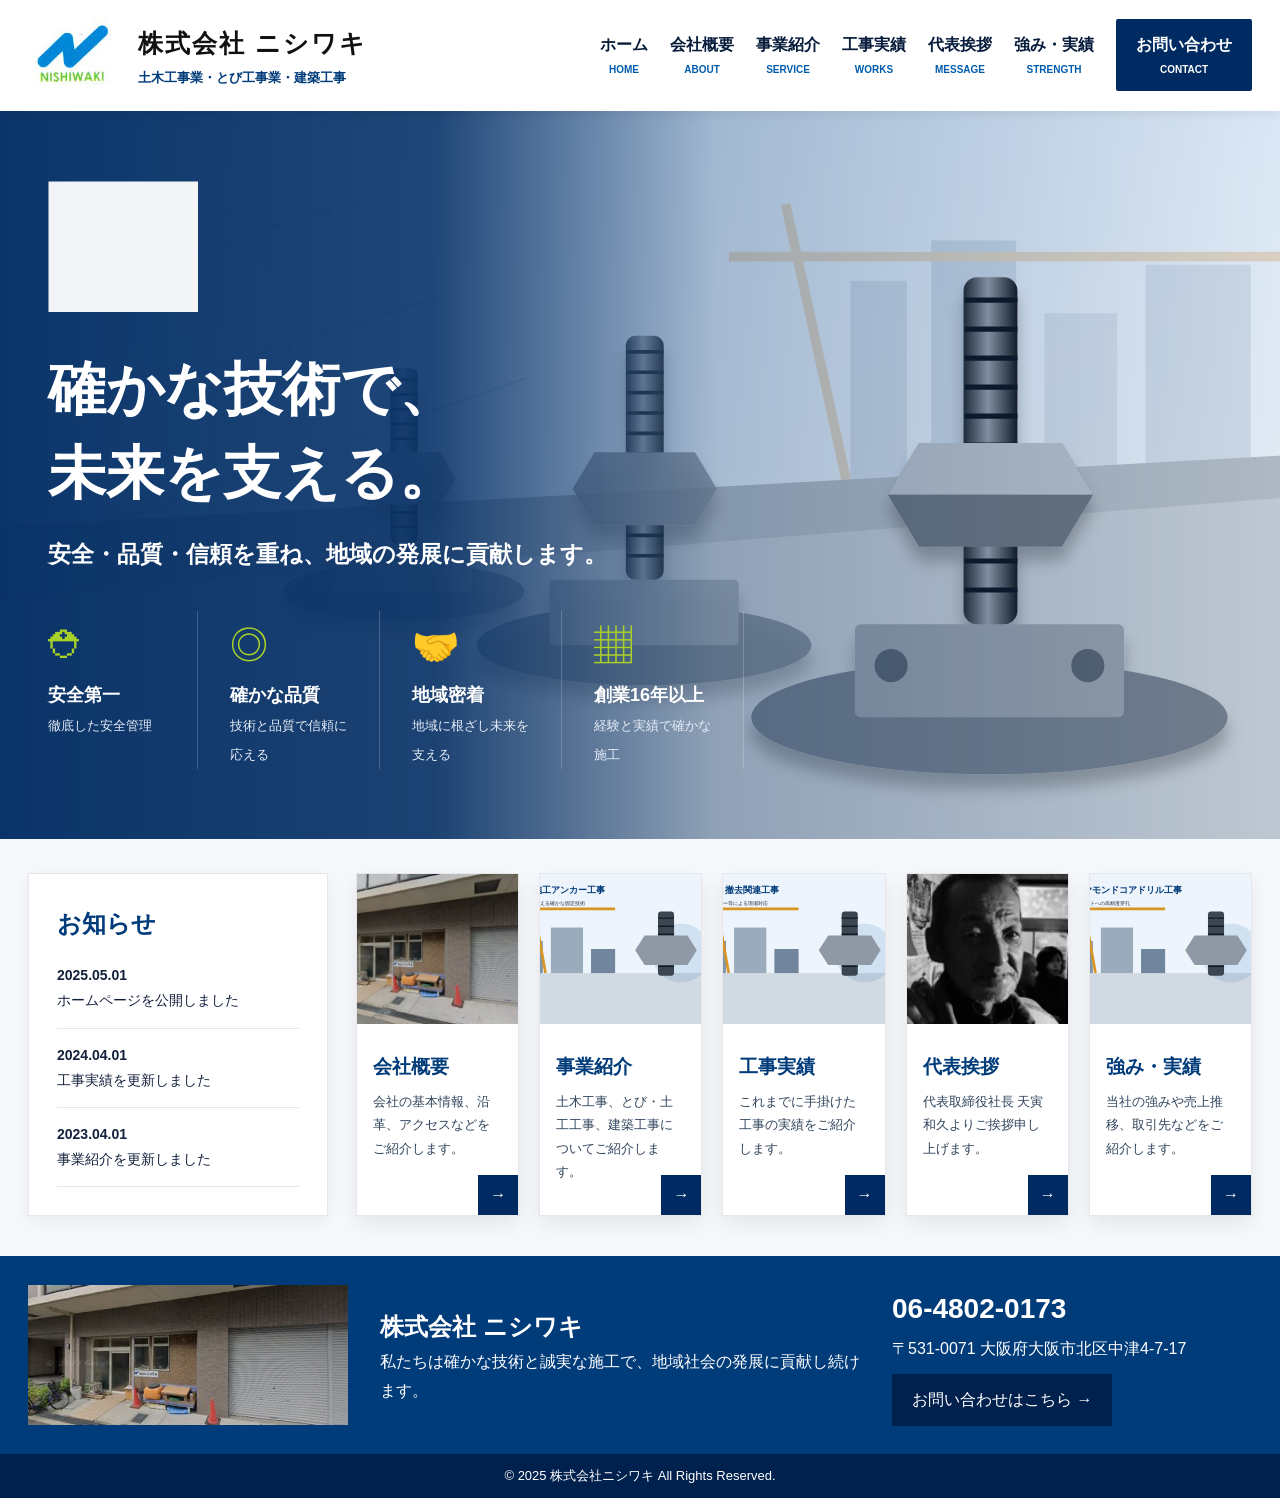
<file: index.html>
<!DOCTYPE html>
<html lang="ja">
<head>
  <meta charset="UTF-8">
  <meta name="viewport" content="width=device-width, initial-scale=1.0">
  <title>ホーム｜株式会社ニシワキ</title>
  <link rel="stylesheet" href="style.css">
</head>
<body>
<header class="site-header">
  <div class="header-inner">
    <a class="brand" href="index.html">
      <img src="images/logo.png" alt="株式会社ニシワキ ロゴ" class="logo">
      <div>
        <p class="brand-name">株式会社 ニシワキ</p>
        <p class="brand-sub">土木工事業・とび工事業・建築工事</p>
      </div>
    </a>
    <nav class="nav">
      <a href="index.html"><span>ホーム</span><small>HOME</small></a>
      <a href="about.html"><span>会社概要</span><small>ABOUT</small></a>
      <a href="service.html"><span>事業紹介</span><small>SERVICE</small></a>
      <a href="works.html"><span>工事実績</span><small>WORKS</small></a>
      <a href="message.html"><span>代表挨拶</span><small>MESSAGE</small></a>
      <a href="strength.html"><span>強み・実績</span><small>STRENGTH</small></a>
      <a class="contact-nav" href="contact.html"><span>お問い合わせ</span><small>CONTACT</small></a>
    </nav>
  </div>
</header>
<section class="hero">
  <div class="hero-overlay">
    <img src="images/logo.png" alt="NISHIWAKI" class="hero-logo">
    <h1>確かな技術で、<br>未来を支える。</h1>
    <p>安全・品質・信頼を重ね、地域の発展に貢献します。</p>
    <div class="hero-points">
      <div><span>⛑</span><b>安全第一</b><small>徹底した安全管理</small></div>
      <div><span>◎</span><b>確かな品質</b><small>技術と品質で信頼に応える</small></div>
      <div><span>🤝</span><b>地域密着</b><small>地域に根ざし未来を支える</small></div>
      <div><span>▦</span><b>創業16年以上</b><small>経験と実績で確かな施工</small></div>
    </div>
  </div>
</section>

<main class="home-wrap">
  <section class="news">
    <h2>お知らせ</h2>
    <dl>
      <dt>2025.05.01</dt><dd>ホームページを公開しました</dd>
      <dt>2024.04.01</dt><dd>工事実績を更新しました</dd>
      <dt>2023.04.01</dt><dd>事業紹介を更新しました</dd>
    </dl>
  </section>

  <section class="home-cards">
    <a href="about.html" class="top-card"><img src="images/office.png"><h3>会社概要</h3><p>会社の基本情報、沿革、アクセスなどをご紹介します。</p><span>→</span></a>
    <a href="service.html" class="top-card"><img src="images/service-anchor.svg"><h3>事業紹介</h3><p>土木工事、とび・土工工事、建築工事についてご紹介します。</p><span>→</span></a>
    <a href="works.html" class="top-card"><img src="images/service-wire.svg"><h3>工事実績</h3><p>これまでに手掛けた工事の実績をご紹介します。</p><span>→</span></a>
    <a href="message.html" class="top-card"><img src="images/president.png"><h3>代表挨拶</h3><p>代表取締役社長 天寅和久よりご挨拶申し上げます。</p><span>→</span></a>
    <a href="strength.html" class="top-card"><img src="images/service-core.svg"><h3>強み・実績</h3><p>当社の強みや売上推移、取引先などをご紹介します。</p><span>→</span></a>
  </section>
</main>
<footer class="site-footer">
  <div class="footer-main">
    <img src="images/office.png" alt="株式会社ニシワキ 事務所外観">
    <div>
      <h2>株式会社 ニシワキ</h2>
      <p>私たちは確かな技術と誠実な施工で、地域社会の発展に貢献し続けます。</p>
    </div>
    <div class="footer-info">
      <p class="footer-tel">06-4802-0173</p>
      <p>〒531-0071 大阪府大阪市北区中津4-7-17</p>
      <a href="contact.html">お問い合わせはこちら →</a>
    </div>
  </div>
  <p class="copyright">© 2025 株式会社ニシワキ All Rights Reserved.</p>
</footer>
</body>
</html>
</file>
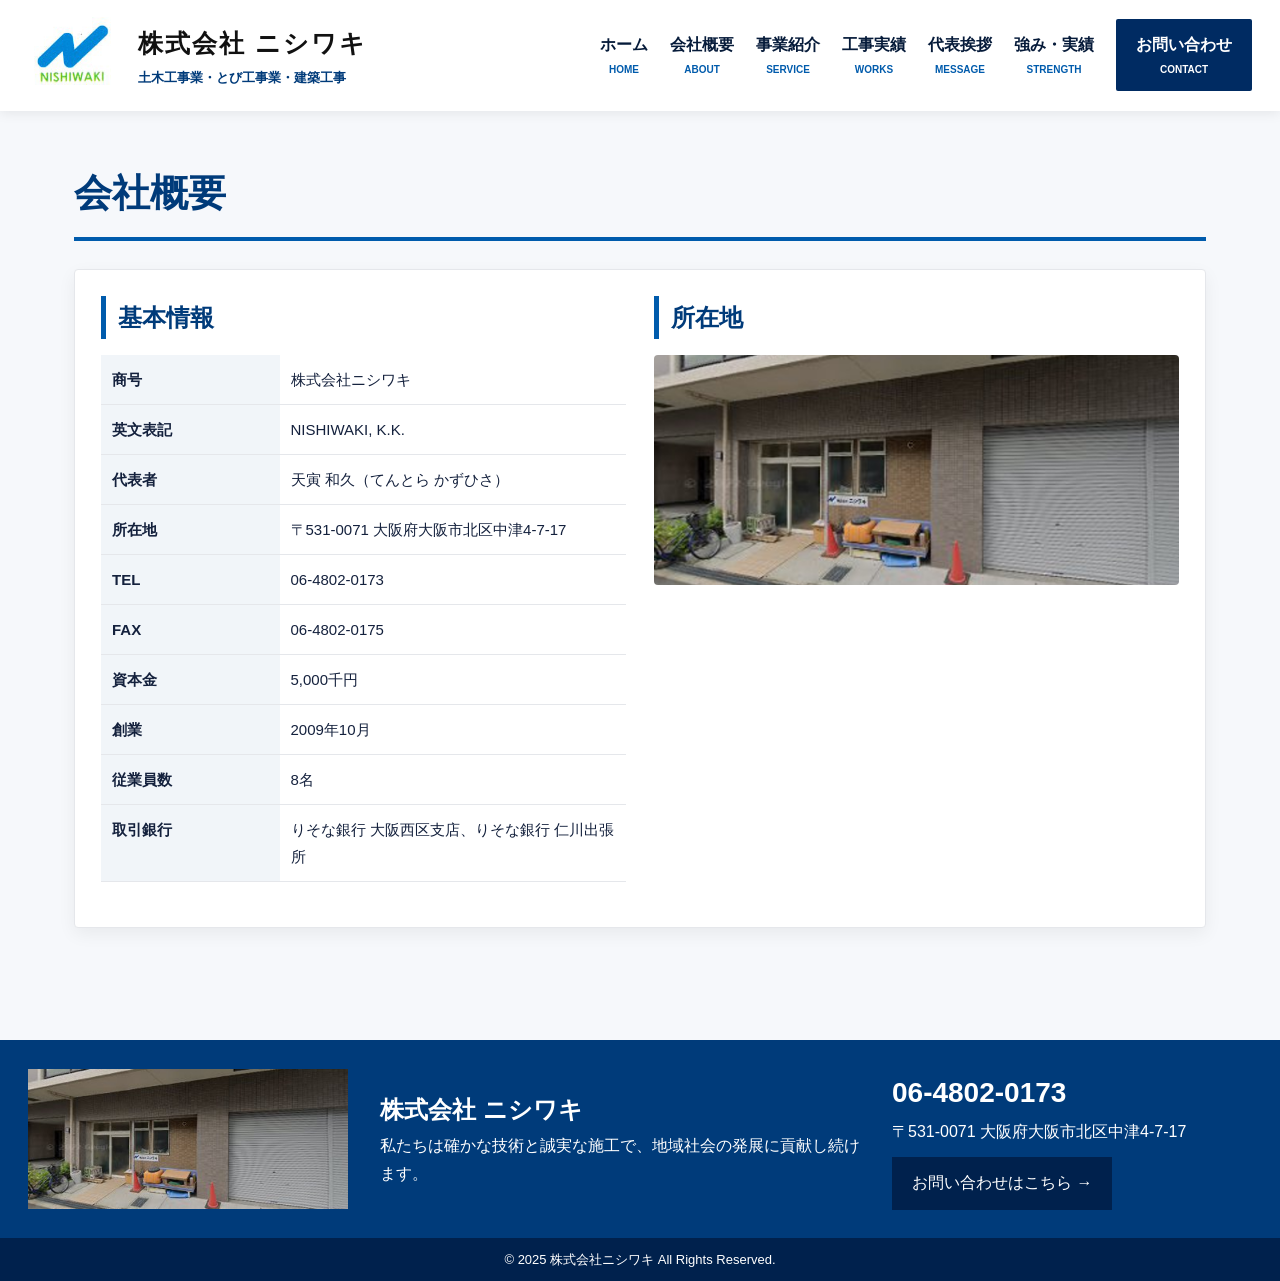
<file: about.html>
<!DOCTYPE html>
<html lang="ja">
<head>
  <meta charset="UTF-8">
  <meta name="viewport" content="width=device-width, initial-scale=1.0">
  <title>会社概要｜株式会社ニシワキ</title>
  <link rel="stylesheet" href="style.css">
</head>
<body>
<header class="site-header">
  <div class="header-inner">
    <a class="brand" href="index.html">
      <img src="images/logo.png" alt="株式会社ニシワキ ロゴ" class="logo">
      <div>
        <p class="brand-name">株式会社 ニシワキ</p>
        <p class="brand-sub">土木工事業・とび工事業・建築工事</p>
      </div>
    </a>
    <nav class="nav">
      <a href="index.html"><span>ホーム</span><small>HOME</small></a>
      <a href="about.html"><span>会社概要</span><small>ABOUT</small></a>
      <a href="service.html"><span>事業紹介</span><small>SERVICE</small></a>
      <a href="works.html"><span>工事実績</span><small>WORKS</small></a>
      <a href="message.html"><span>代表挨拶</span><small>MESSAGE</small></a>
      <a href="strength.html"><span>強み・実績</span><small>STRENGTH</small></a>
      <a class="contact-nav" href="contact.html"><span>お問い合わせ</span><small>CONTACT</small></a>
    </nav>
  </div>
</header>
<main class="container">
  <h1 class="page-title">会社概要</h1>
  <section class="panel two-col">
    <div>
      <h2>基本情報</h2>
      <table>
        <tr><th>商号</th><td>株式会社ニシワキ</td></tr>
        <tr><th>英文表記</th><td>NISHIWAKI, K.K.</td></tr>
        <tr><th>代表者</th><td>天寅 和久（てんとら かずひさ）</td></tr>
        <tr><th>所在地</th><td>〒531-0071 大阪府大阪市北区中津4-7-17</td></tr>
        <tr><th>TEL</th><td>06-4802-0173</td></tr>
        <tr><th>FAX</th><td>06-4802-0175</td></tr>
        <tr><th>資本金</th><td>5,000千円</td></tr>
        <tr><th>創業</th><td>2009年10月</td></tr>
        <tr><th>従業員数</th><td>8名</td></tr>
        <tr><th>取引銀行</th><td>りそな銀行 大阪西区支店、りそな銀行 仁川出張所</td></tr>
      </table>
    </div>
    <div>
      <h2>所在地</h2>
      <img src="images/office.png" alt="事務所外観" class="office-photo">
      <iframe class="map" src="https://maps.google.com/maps?q=大阪府大阪市北区中津4-7-17&t=&z=15&ie=UTF8&iwloc=&output=embed"></iframe>
    </div>
  </section>
</main>
<footer class="site-footer">
  <div class="footer-main">
    <img src="images/office.png" alt="株式会社ニシワキ 事務所外観">
    <div>
      <h2>株式会社 ニシワキ</h2>
      <p>私たちは確かな技術と誠実な施工で、地域社会の発展に貢献し続けます。</p>
    </div>
    <div class="footer-info">
      <p class="footer-tel">06-4802-0173</p>
      <p>〒531-0071 大阪府大阪市北区中津4-7-17</p>
      <a href="contact.html">お問い合わせはこちら →</a>
    </div>
  </div>
  <p class="copyright">© 2025 株式会社ニシワキ All Rights Reserved.</p>
</footer>
</body>
</html>
</file>
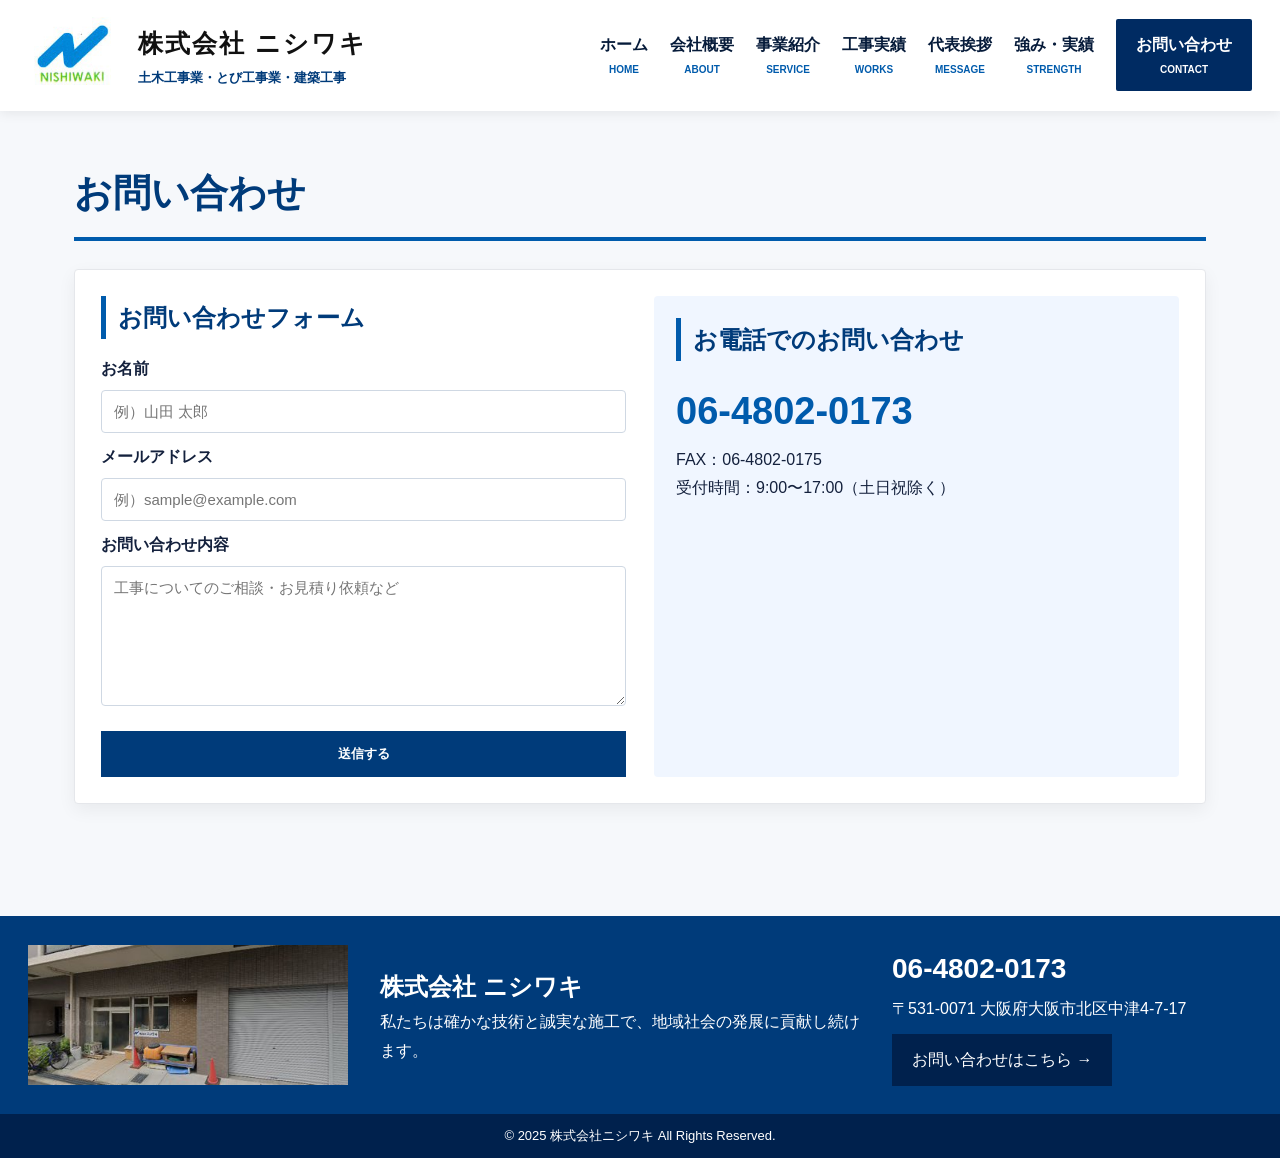
<file: contact.html>
<!DOCTYPE html>
<html lang="ja">
<head>
  <meta charset="UTF-8">
  <meta name="viewport" content="width=device-width, initial-scale=1.0">
  <title>お問い合わせ｜株式会社ニシワキ</title>
  <link rel="stylesheet" href="style.css">
</head>
<body>
<header class="site-header">
  <div class="header-inner">
    <a class="brand" href="index.html">
      <img src="images/logo.png" alt="株式会社ニシワキ ロゴ" class="logo">
      <div>
        <p class="brand-name">株式会社 ニシワキ</p>
        <p class="brand-sub">土木工事業・とび工事業・建築工事</p>
      </div>
    </a>
    <nav class="nav">
      <a href="index.html"><span>ホーム</span><small>HOME</small></a>
      <a href="about.html"><span>会社概要</span><small>ABOUT</small></a>
      <a href="service.html"><span>事業紹介</span><small>SERVICE</small></a>
      <a href="works.html"><span>工事実績</span><small>WORKS</small></a>
      <a href="message.html"><span>代表挨拶</span><small>MESSAGE</small></a>
      <a href="strength.html"><span>強み・実績</span><small>STRENGTH</small></a>
      <a class="contact-nav" href="contact.html"><span>お問い合わせ</span><small>CONTACT</small></a>
    </nav>
  </div>
</header>
<main class="container">
  <h1 class="page-title">お問い合わせ</h1>
  <section class="panel two-col">
    <div>
      <h2>お問い合わせフォーム</h2>
      <form>
        <label>お名前</label>
        <input type="text" placeholder="例）山田 太郎">
        <label>メールアドレス</label>
        <input type="email" placeholder="例）sample@example.com">
        <label>お問い合わせ内容</label>
        <textarea placeholder="工事についてのご相談・お見積り依頼など"></textarea>
        <button type="submit">送信する</button>
      </form>
    </div>
    <div class="contact-side">
      <h2>お電話でのお問い合わせ</h2>
      <p class="tel big">06-4802-0173</p>
      <p>FAX：06-4802-0175</p>
      <p>受付時間：9:00〜17:00（土日祝除く）</p>
    </div>
  </section>
</main>
<footer class="site-footer">
  <div class="footer-main">
    <img src="images/office.png" alt="株式会社ニシワキ 事務所外観">
    <div>
      <h2>株式会社 ニシワキ</h2>
      <p>私たちは確かな技術と誠実な施工で、地域社会の発展に貢献し続けます。</p>
    </div>
    <div class="footer-info">
      <p class="footer-tel">06-4802-0173</p>
      <p>〒531-0071 大阪府大阪市北区中津4-7-17</p>
      <a href="contact.html">お問い合わせはこちら →</a>
    </div>
  </div>
  <p class="copyright">© 2025 株式会社ニシワキ All Rights Reserved.</p>
</footer>
</body>
</html>
</file>
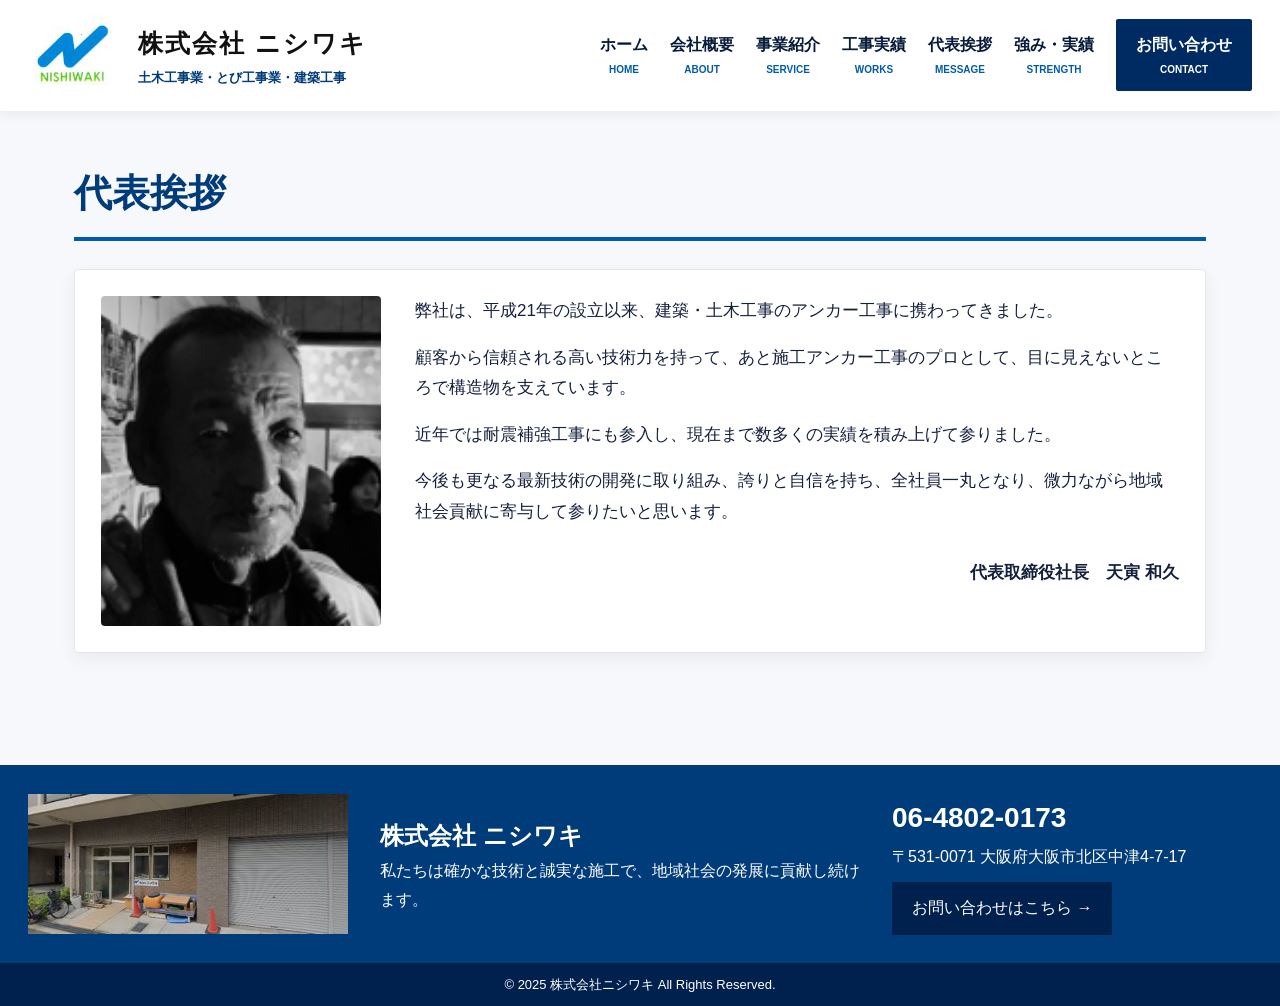
<file: message.html>
<!DOCTYPE html>
<html lang="ja">
<head>
  <meta charset="UTF-8">
  <meta name="viewport" content="width=device-width, initial-scale=1.0">
  <title>代表挨拶｜株式会社ニシワキ</title>
  <link rel="stylesheet" href="style.css">
</head>
<body>
<header class="site-header">
  <div class="header-inner">
    <a class="brand" href="index.html">
      <img src="images/logo.png" alt="株式会社ニシワキ ロゴ" class="logo">
      <div>
        <p class="brand-name">株式会社 ニシワキ</p>
        <p class="brand-sub">土木工事業・とび工事業・建築工事</p>
      </div>
    </a>
    <nav class="nav">
      <a href="index.html"><span>ホーム</span><small>HOME</small></a>
      <a href="about.html"><span>会社概要</span><small>ABOUT</small></a>
      <a href="service.html"><span>事業紹介</span><small>SERVICE</small></a>
      <a href="works.html"><span>工事実績</span><small>WORKS</small></a>
      <a href="message.html"><span>代表挨拶</span><small>MESSAGE</small></a>
      <a href="strength.html"><span>強み・実績</span><small>STRENGTH</small></a>
      <a class="contact-nav" href="contact.html"><span>お問い合わせ</span><small>CONTACT</small></a>
    </nav>
  </div>
</header>
<main class="container">
  <h1 class="page-title">代表挨拶</h1>
  <section class="panel message-layout">
    <img src="images/president.png" alt="代表取締役社長 天寅和久" class="president-photo">
    <div>
      <p>弊社は、平成21年の設立以来、建築・土木工事のアンカー工事に携わってきました。</p>
      <p>顧客から信頼される高い技術力を持って、あと施工アンカー工事のプロとして、目に見えないところで構造物を支えています。</p>
      <p>近年では耐震補強工事にも参入し、現在まで数多くの実績を積み上げて参りました。</p>
      <p>今後も更なる最新技術の開発に取り組み、誇りと自信を持ち、全社員一丸となり、微力ながら地域社会貢献に寄与して参りたいと思います。</p>
      <p class="sign">代表取締役社長　天寅 和久</p>
    </div>
  </section>
</main>
<footer class="site-footer">
  <div class="footer-main">
    <img src="images/office.png" alt="株式会社ニシワキ 事務所外観">
    <div>
      <h2>株式会社 ニシワキ</h2>
      <p>私たちは確かな技術と誠実な施工で、地域社会の発展に貢献し続けます。</p>
    </div>
    <div class="footer-info">
      <p class="footer-tel">06-4802-0173</p>
      <p>〒531-0071 大阪府大阪市北区中津4-7-17</p>
      <a href="contact.html">お問い合わせはこちら →</a>
    </div>
  </div>
  <p class="copyright">© 2025 株式会社ニシワキ All Rights Reserved.</p>
</footer>
</body>
</html>
</file>
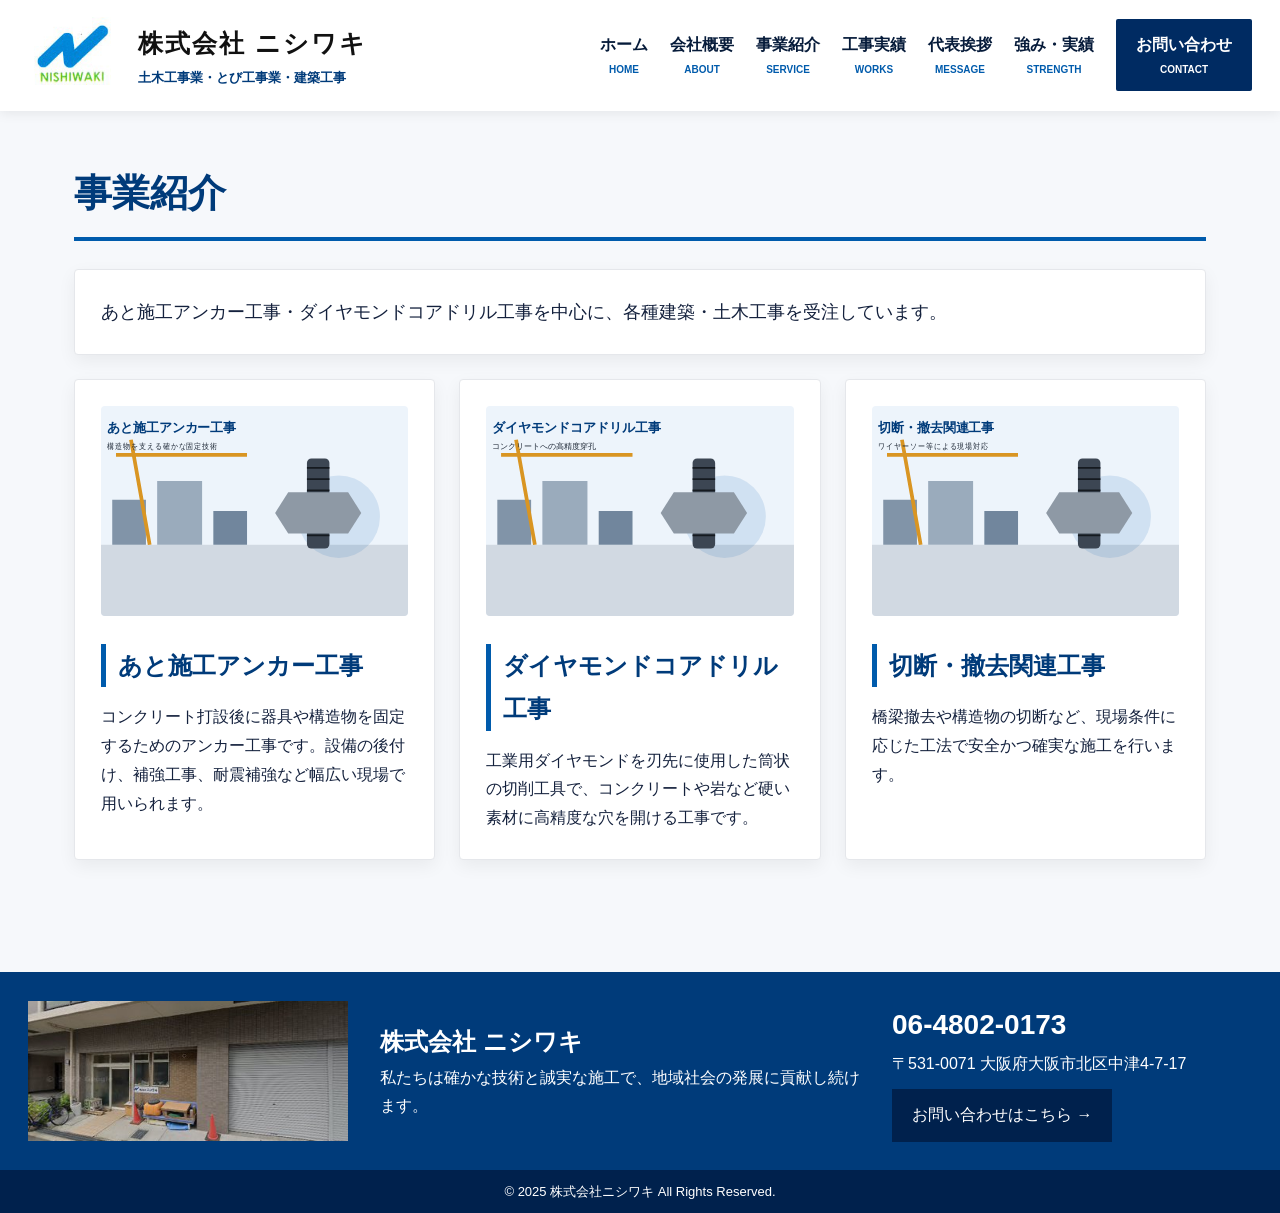
<file: service.html>
<!DOCTYPE html>
<html lang="ja">
<head>
  <meta charset="UTF-8">
  <meta name="viewport" content="width=device-width, initial-scale=1.0">
  <title>事業紹介｜株式会社ニシワキ</title>
  <link rel="stylesheet" href="style.css">
</head>
<body>
<header class="site-header">
  <div class="header-inner">
    <a class="brand" href="index.html">
      <img src="images/logo.png" alt="株式会社ニシワキ ロゴ" class="logo">
      <div>
        <p class="brand-name">株式会社 ニシワキ</p>
        <p class="brand-sub">土木工事業・とび工事業・建築工事</p>
      </div>
    </a>
    <nav class="nav">
      <a href="index.html"><span>ホーム</span><small>HOME</small></a>
      <a href="about.html"><span>会社概要</span><small>ABOUT</small></a>
      <a href="service.html"><span>事業紹介</span><small>SERVICE</small></a>
      <a href="works.html"><span>工事実績</span><small>WORKS</small></a>
      <a href="message.html"><span>代表挨拶</span><small>MESSAGE</small></a>
      <a href="strength.html"><span>強み・実績</span><small>STRENGTH</small></a>
      <a class="contact-nav" href="contact.html"><span>お問い合わせ</span><small>CONTACT</small></a>
    </nav>
  </div>
</header>
<main class="container">
  <h1 class="page-title">事業紹介</h1>
  <section class="panel">
    <p class="lead">あと施工アンカー工事・ダイヤモンドコアドリル工事を中心に、各種建築・土木工事を受注しています。</p>
  </section>
  <section class="service-grid">
    <article class="service-box">
      <img src="images/service-anchor.svg">
      <h2>あと施工アンカー工事</h2>
      <p>コンクリート打設後に器具や構造物を固定するためのアンカー工事です。設備の後付け、補強工事、耐震補強など幅広い現場で用いられます。</p>
    </article>
    <article class="service-box">
      <img src="images/service-core.svg">
      <h2>ダイヤモンドコアドリル工事</h2>
      <p>工業用ダイヤモンドを刃先に使用した筒状の切削工具で、コンクリートや岩など硬い素材に高精度な穴を開ける工事です。</p>
    </article>
    <article class="service-box">
      <img src="images/service-wire.svg">
      <h2>切断・撤去関連工事</h2>
      <p>橋梁撤去や構造物の切断など、現場条件に応じた工法で安全かつ確実な施工を行います。</p>
    </article>
  </section>
</main>
<footer class="site-footer">
  <div class="footer-main">
    <img src="images/office.png" alt="株式会社ニシワキ 事務所外観">
    <div>
      <h2>株式会社 ニシワキ</h2>
      <p>私たちは確かな技術と誠実な施工で、地域社会の発展に貢献し続けます。</p>
    </div>
    <div class="footer-info">
      <p class="footer-tel">06-4802-0173</p>
      <p>〒531-0071 大阪府大阪市北区中津4-7-17</p>
      <a href="contact.html">お問い合わせはこちら →</a>
    </div>
  </div>
  <p class="copyright">© 2025 株式会社ニシワキ All Rights Reserved.</p>
</footer>
</body>
</html>
</file>
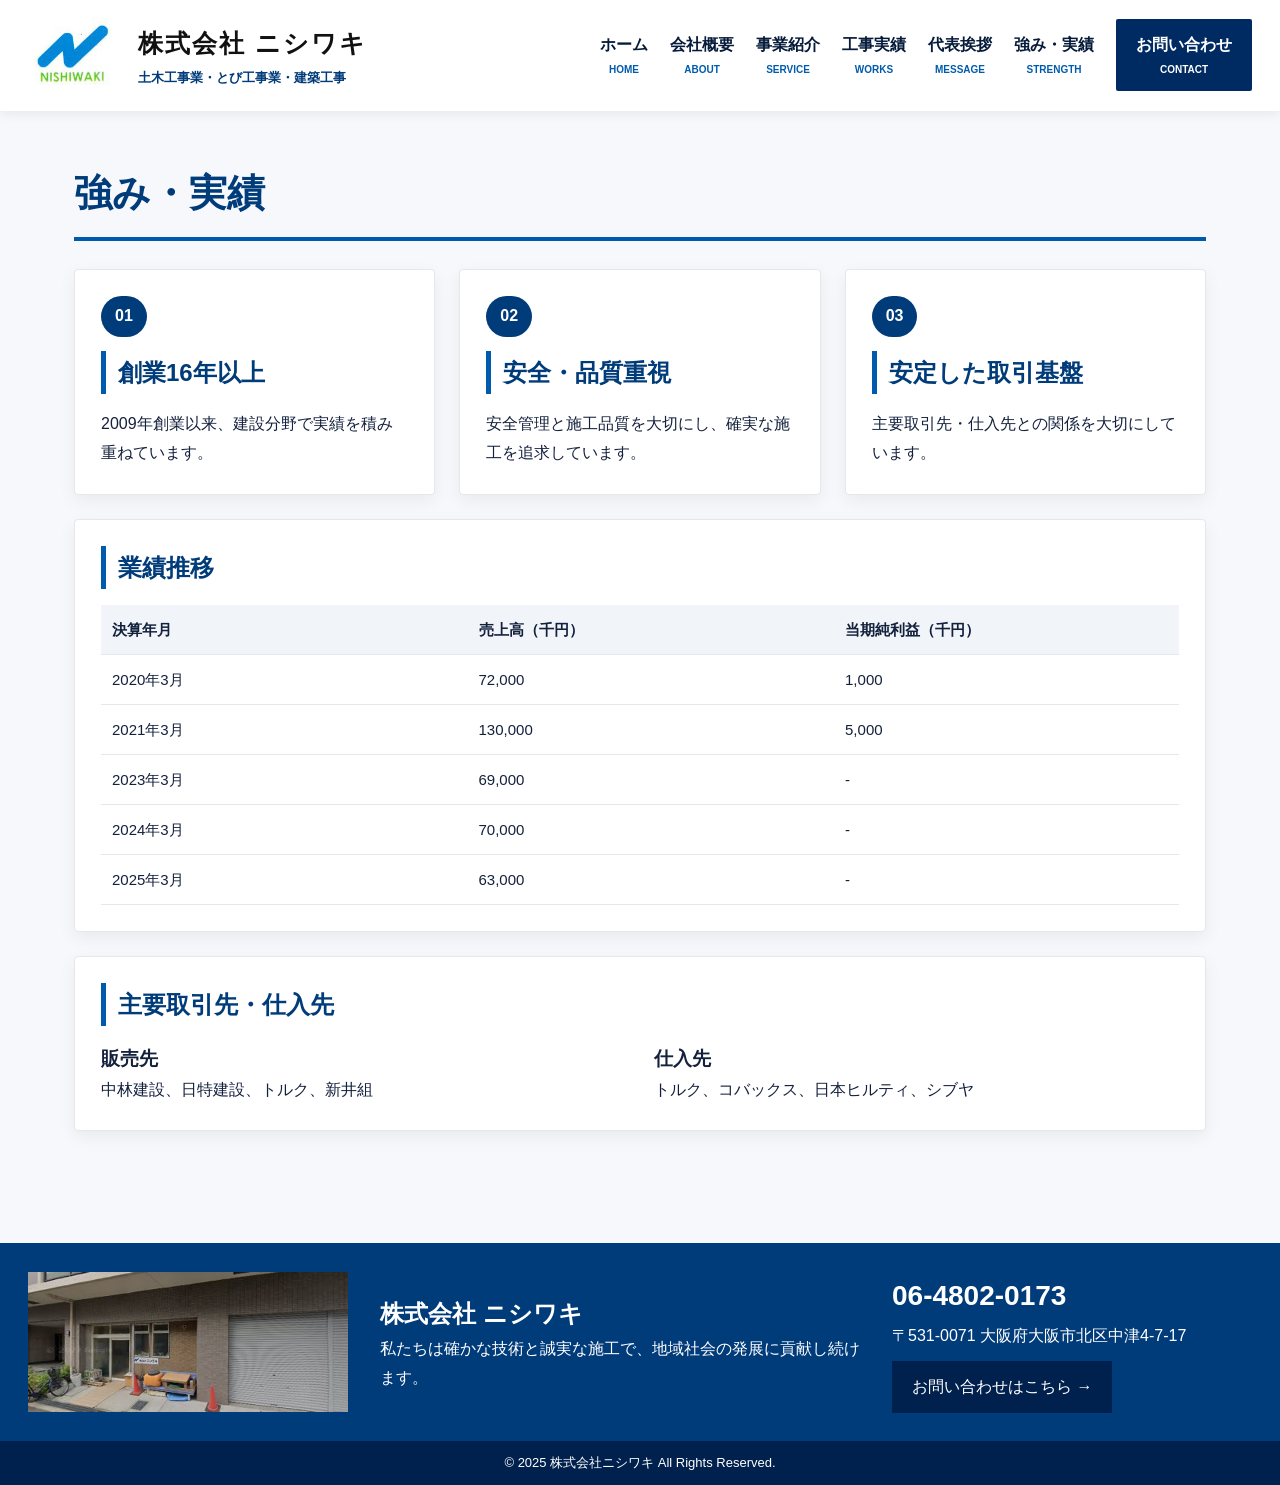
<file: strength.html>
<!DOCTYPE html>
<html lang="ja">
<head>
  <meta charset="UTF-8">
  <meta name="viewport" content="width=device-width, initial-scale=1.0">
  <title>強み・実績｜株式会社ニシワキ</title>
  <link rel="stylesheet" href="style.css">
</head>
<body>
<header class="site-header">
  <div class="header-inner">
    <a class="brand" href="index.html">
      <img src="images/logo.png" alt="株式会社ニシワキ ロゴ" class="logo">
      <div>
        <p class="brand-name">株式会社 ニシワキ</p>
        <p class="brand-sub">土木工事業・とび工事業・建築工事</p>
      </div>
    </a>
    <nav class="nav">
      <a href="index.html"><span>ホーム</span><small>HOME</small></a>
      <a href="about.html"><span>会社概要</span><small>ABOUT</small></a>
      <a href="service.html"><span>事業紹介</span><small>SERVICE</small></a>
      <a href="works.html"><span>工事実績</span><small>WORKS</small></a>
      <a href="message.html"><span>代表挨拶</span><small>MESSAGE</small></a>
      <a href="strength.html"><span>強み・実績</span><small>STRENGTH</small></a>
      <a class="contact-nav" href="contact.html"><span>お問い合わせ</span><small>CONTACT</small></a>
    </nav>
  </div>
</header>
<main class="container">
  <h1 class="page-title">強み・実績</h1>
  <section class="strength-grid">
    <div class="strength-box"><span>01</span><h2>創業16年以上</h2><p>2009年創業以来、建設分野で実績を積み重ねています。</p></div>
    <div class="strength-box"><span>02</span><h2>安全・品質重視</h2><p>安全管理と施工品質を大切にし、確実な施工を追求しています。</p></div>
    <div class="strength-box"><span>03</span><h2>安定した取引基盤</h2><p>主要取引先・仕入先との関係を大切にしています。</p></div>
  </section>
  <section class="panel">
    <h2>業績推移</h2>
    <table>
      <tr><th>決算年月</th><th>売上高（千円）</th><th>当期純利益（千円）</th></tr>
      <tr><td>2020年3月</td><td>72,000</td><td>1,000</td></tr>
      <tr><td>2021年3月</td><td>130,000</td><td>5,000</td></tr>
      <tr><td>2023年3月</td><td>69,000</td><td>-</td></tr>
      <tr><td>2024年3月</td><td>70,000</td><td>-</td></tr>
      <tr><td>2025年3月</td><td>63,000</td><td>-</td></tr>
    </table>
  </section>
  <section class="panel">
    <h2>主要取引先・仕入先</h2>
    <div class="two-col">
      <div><h3>販売先</h3><p>中林建設、日特建設、トルク、新井組</p></div>
      <div><h3>仕入先</h3><p>トルク、コバックス、日本ヒルティ、シブヤ</p></div>
    </div>
  </section>
</main>
<footer class="site-footer">
  <div class="footer-main">
    <img src="images/office.png" alt="株式会社ニシワキ 事務所外観">
    <div>
      <h2>株式会社 ニシワキ</h2>
      <p>私たちは確かな技術と誠実な施工で、地域社会の発展に貢献し続けます。</p>
    </div>
    <div class="footer-info">
      <p class="footer-tel">06-4802-0173</p>
      <p>〒531-0071 大阪府大阪市北区中津4-7-17</p>
      <a href="contact.html">お問い合わせはこちら →</a>
    </div>
  </div>
  <p class="copyright">© 2025 株式会社ニシワキ All Rights Reserved.</p>
</footer>
</body>
</html>
</file>
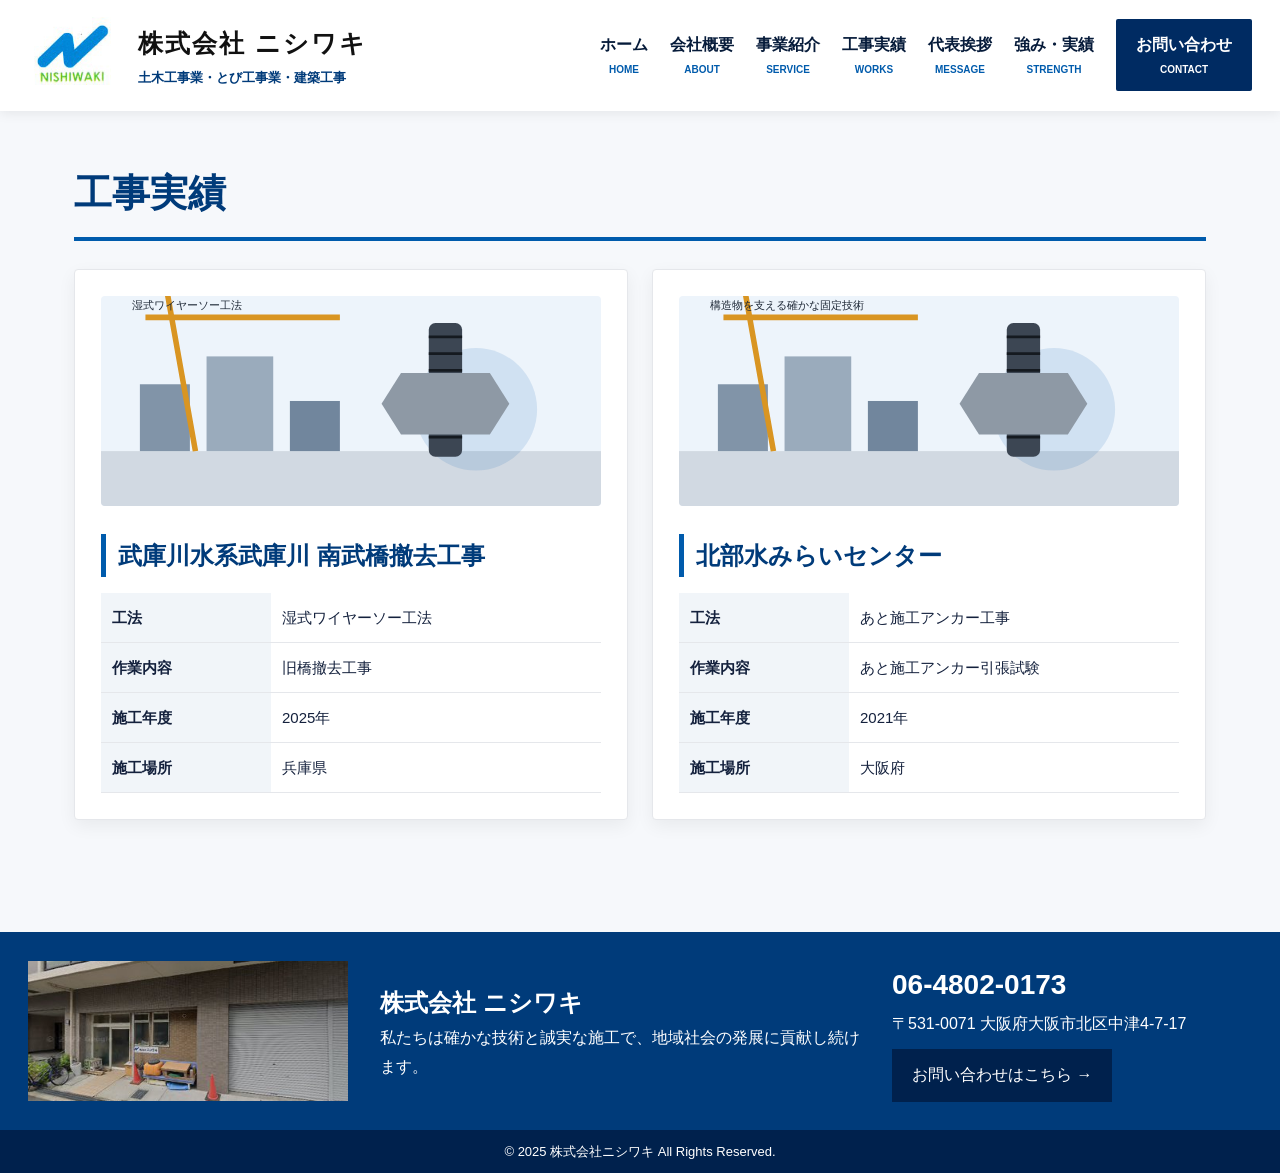
<file: works.html>
<!DOCTYPE html>
<html lang="ja">
<head>
  <meta charset="UTF-8">
  <meta name="viewport" content="width=device-width, initial-scale=1.0">
  <title>工事実績｜株式会社ニシワキ</title>
  <link rel="stylesheet" href="style.css">
</head>
<body>
<header class="site-header">
  <div class="header-inner">
    <a class="brand" href="index.html">
      <img src="images/logo.png" alt="株式会社ニシワキ ロゴ" class="logo">
      <div>
        <p class="brand-name">株式会社 ニシワキ</p>
        <p class="brand-sub">土木工事業・とび工事業・建築工事</p>
      </div>
    </a>
    <nav class="nav">
      <a href="index.html"><span>ホーム</span><small>HOME</small></a>
      <a href="about.html"><span>会社概要</span><small>ABOUT</small></a>
      <a href="service.html"><span>事業紹介</span><small>SERVICE</small></a>
      <a href="works.html"><span>工事実績</span><small>WORKS</small></a>
      <a href="message.html"><span>代表挨拶</span><small>MESSAGE</small></a>
      <a href="strength.html"><span>強み・実績</span><small>STRENGTH</small></a>
      <a class="contact-nav" href="contact.html"><span>お問い合わせ</span><small>CONTACT</small></a>
    </nav>
  </div>
</header>
<main class="container">
  <h1 class="page-title">工事実績</h1>
  <section class="works-grid">
    <article class="work-card">
      <img src="images/works-bridge.svg">
      <h2>武庫川水系武庫川 南武橋撤去工事</h2>
      <table>
        <tr><th>工法</th><td>湿式ワイヤーソー工法</td></tr>
        <tr><th>作業内容</th><td>旧橋撤去工事</td></tr>
        <tr><th>施工年度</th><td>2025年</td></tr>
        <tr><th>施工場所</th><td>兵庫県</td></tr>
      </table>
    </article>
    <article class="work-card">
      <img src="images/service-anchor.svg">
      <h2>北部水みらいセンター</h2>
      <table>
        <tr><th>工法</th><td>あと施工アンカー工事</td></tr>
        <tr><th>作業内容</th><td>あと施工アンカー引張試験</td></tr>
        <tr><th>施工年度</th><td>2021年</td></tr>
        <tr><th>施工場所</th><td>大阪府</td></tr>
      </table>
    </article>
  </section>
</main>
<footer class="site-footer">
  <div class="footer-main">
    <img src="images/office.png" alt="株式会社ニシワキ 事務所外観">
    <div>
      <h2>株式会社 ニシワキ</h2>
      <p>私たちは確かな技術と誠実な施工で、地域社会の発展に貢献し続けます。</p>
    </div>
    <div class="footer-info">
      <p class="footer-tel">06-4802-0173</p>
      <p>〒531-0071 大阪府大阪市北区中津4-7-17</p>
      <a href="contact.html">お問い合わせはこちら →</a>
    </div>
  </div>
  <p class="copyright">© 2025 株式会社ニシワキ All Rights Reserved.</p>
</footer>
</body>
</html>
</file>
<file: style.css>
*{margin:0;padding:0;box-sizing:border-box}body{font-family:"Yu Gothic","Hiragino Kaku Gothic ProN",Meiryo,sans-serif;background:#f6f8fb;color:#14213d;line-height:1.8}a{color:inherit}.site-header{background:#fff;box-shadow:0 2px 12px rgba(0,0,0,.08);position:sticky;top:0;z-index:50}.header-inner{max-width:1280px;margin:auto;padding:14px 28px;display:flex;align-items:center;justify-content:space-between;gap:24px}.brand{display:flex;align-items:center;gap:16px;text-decoration:none}.logo{width:94px;height:auto}.brand-name{font-size:25px;font-weight:900;letter-spacing:.08em;color:#111}.brand-sub{font-size:13px;font-weight:700;color:#003b7a}.nav{display:flex;align-items:center;gap:22px;flex-wrap:wrap}.nav a{text-decoration:none;text-align:center;font-weight:800;color:#061b3a}.nav small{display:block;font-size:10px;color:#005bac;margin-top:1px}.contact-nav{background:#002b62;color:white!important;padding:12px 20px;border-radius:2px}.contact-nav small{color:white!important}.hero{min-height:630px;background:linear-gradient(90deg,rgba(0,43,98,.95) 0%,rgba(0,43,98,.86) 34%,rgba(0,43,98,.28) 56%,rgba(0,43,98,.05) 100%),url("images/hero-anchor.svg");background-size:cover;background-position:center;display:flex;align-items:center}.hero-overlay{max-width:1280px;width:100%;margin:auto;padding:70px 48px;color:white}.hero-logo{width:150px;filter:brightness(0) invert(1);opacity:.95;margin-bottom:26px}.hero h1{font-size:58px;line-height:1.45;font-weight:900;margin-bottom:18px;font-family:serif}.hero p{font-size:23px;font-weight:700;margin-bottom:34px}.hero-points{display:grid;grid-template-columns:repeat(4,150px);gap:32px;margin-top:35px}.hero-points div{border-right:1px solid rgba(255,255,255,.2);padding-right:20px}.hero-points span{display:block;color:#a7d129;font-size:38px}.hero-points b{display:block;font-size:18px}.hero-points small{font-size:13px;color:#e7eef8}.home-wrap{max-width:1280px;margin:34px auto;padding:0 28px;display:grid;grid-template-columns:300px 1fr;gap:28px}.news{background:#fff;padding:28px;border:1px solid #e5e7eb;box-shadow:0 6px 18px rgba(0,0,0,.06)}.news h2{color:#003b7a;margin-bottom:18px}.news dl{font-size:14px}.news dt{font-weight:800;margin-top:14px}.news dd{border-bottom:1px solid #e5e7eb;padding-bottom:14px}.home-cards{display:grid;grid-template-columns:repeat(5,1fr);gap:20px}.top-card{background:#fff;text-decoration:none;border:1px solid #e5e7eb;box-shadow:0 8px 20px rgba(0,0,0,.08);position:relative;padding-bottom:18px;transition:.2s}.top-card:hover{transform:translateY(-4px)}.top-card img{width:100%;height:150px;object-fit:cover}.top-card h3{color:#003b7a;font-size:19px;margin:16px 16px 6px}.top-card p{font-size:13px;margin:0 16px;color:#30445c}.top-card span{position:absolute;right:0;bottom:0;background:#002b62;color:white;padding:6px 12px}.container{max-width:1180px;margin:auto;padding:48px 24px}.page-title{font-size:38px;color:#003b7a;border-bottom:4px solid #005bac;padding-bottom:10px;margin-bottom:28px}.panel,.service-box,.work-card,.strength-box{background:#fff;border:1px solid #e5e7eb;border-radius:4px;padding:26px;box-shadow:0 6px 18px rgba(0,0,0,.06);margin-bottom:24px}.panel h2,.service-box h2,.work-card h2,.strength-box h2{color:#003b7a;border-left:5px solid #005bac;padding-left:12px;margin-bottom:16px;font-size:24px}.two-col{display:grid;grid-template-columns:1fr 1fr;gap:28px}.office-photo{width:100%;height:230px;object-fit:cover;border-radius:4px;margin-bottom:16px}.map{width:100%;height:280px;border:0;border-radius:4px}table{width:100%;border-collapse:collapse;font-size:15px}th,td{border-bottom:1px solid #e5e7eb;text-align:left;vertical-align:top;padding:11px}th{background:#f1f5f9;width:34%}.lead{font-size:18px}.service-grid,.works-grid,.strength-grid{display:grid;grid-template-columns:repeat(3,1fr);gap:24px}.works-grid{grid-template-columns:1fr 1fr}.service-box img,.work-card img{width:100%;height:210px;object-fit:cover;border-radius:4px;margin-bottom:18px}.message-layout{display:grid;grid-template-columns:280px 1fr;gap:34px;align-items:start}.president-photo{width:280px;height:330px;object-fit:cover;filter:grayscale(100%);border-radius:4px}.message-layout p{font-size:17px;margin-bottom:16px}.sign{text-align:right;font-weight:900;margin-top:30px}.strength-box span{display:inline-block;background:#003b7a;color:white;border-radius:999px;padding:6px 14px;font-weight:900;margin-bottom:14px}.contact-side{background:#f0f6ff;padding:22px;border-radius:4px}.tel{font-size:28px;color:#005bac;font-weight:900}.tel.big{font-size:38px}form label{display:block;font-weight:800;margin:10px 0 6px}input,textarea{width:100%;padding:12px;border:1px solid #cfd8e3;border-radius:4px;font-size:15px}textarea{min-height:140px}button{width:100%;margin-top:16px;background:#003b7a;color:white;border:0;padding:14px;font-weight:900;cursor:pointer}.site-footer{background:#003b7a;color:white;margin-top:40px}.footer-main{max-width:1280px;margin:auto;display:grid;grid-template-columns:320px 1fr 360px;gap:32px;align-items:center;padding:28px}.footer-main img{width:100%;height:140px;object-fit:cover}.footer-main h2{font-size:24px}.footer-tel{font-size:28px;font-weight:900}.footer-info a{display:inline-block;background:#00214d;color:white;text-decoration:none;padding:12px 20px;margin-top:10px}.copyright{text-align:center;background:#00214d;padding:10px;font-size:13px}@media(max-width:1100px){.home-wrap{grid-template-columns:1fr}.home-cards{grid-template-columns:repeat(2,1fr)}.hero-points{grid-template-columns:repeat(2,150px)}.service-grid,.strength-grid{grid-template-columns:1fr 1fr}.footer-main{grid-template-columns:1fr}}@media(max-width:760px){.header-inner{align-items:flex-start;flex-direction:column}.nav{gap:12px}.logo{width:74px}.brand-name{font-size:20px}.hero{min-height:520px}.hero-overlay{padding:45px 24px}.hero h1{font-size:36px}.hero p{font-size:17px}.hero-logo{width:110px}.hero-points{grid-template-columns:1fr 1fr;gap:18px}.home-cards,.service-grid,.works-grid,.strength-grid,.two-col,.message-layout{grid-template-columns:1fr}.president-photo{width:100%;height:auto}.footer-main{padding:22px}.container{padding:34px 18px}}
</file>
